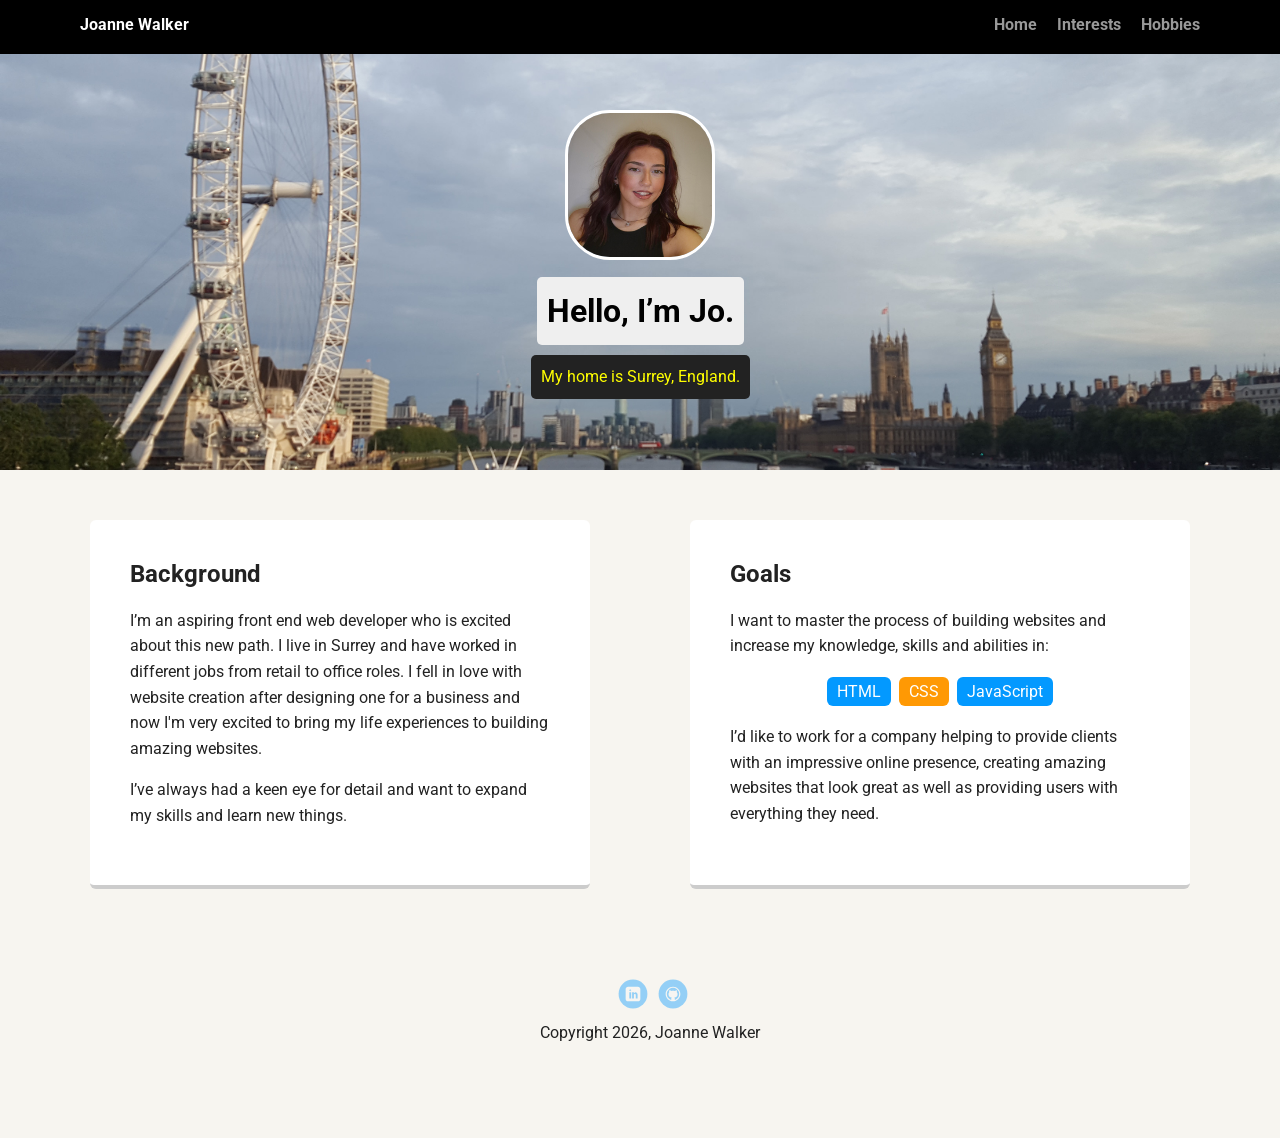
<file: index.html>
<!doctype html>
<html lang="en">
<head>
  <meta charset="utf-8">
  <title>Joanne Walker's Profile</title>
  <meta name="viewport" content="width=device-width, initial-scale=1.0">
  <link rel="stylesheet" href="styles.css">
  <link href="https://fonts.googleapis.com/css?family=Muli%7CRoboto:400,300,500,700,900" rel="stylesheet"></head>
  <body>

    <nav class="main-nav">
      <ul class="nav">
        <li class="name">Joanne Walker</li>
        <li><a href="index.html">Home</a></li>
        <li><a href="interests.html">Interests</a></li>
        <li><a href="hobbies.html">Hobbies</a></li>
      </ul>
    </nav>

    <header>
      <img src="images/main-profile-image.jpg" alt="Smiling photo of Joanne Walker" class="profile-image">
      <h1 class="tag name">Hello, I’m Jo.</h1>
      <p class="tag location">My home is Surrey, England.</p>
    </header>

    <main class="flex">
      <section class="card">
        <h2>Background</h2>
        <p>I’m an aspiring front end web developer who is excited about this new path. I live in Surrey and have worked in different jobs from retail to office roles. I fell in love with website creation after designing one for a business and now I'm very excited to bring my life experiences to building amazing websites.</p>
        <p>I’ve always had a keen eye for detail and want to expand my skills and learn new things.</p>
      </section> 

      <section class="card">
        <h2>Goals</h2>
        <p>I want to master the process of building websites and increase my knowledge, skills and abilities in:</p>
          <ul class="skills">
            <li>HTML</li>
            <li>CSS</li>
            <li>JavaScript</li>
          </ul>
        <p>I’d like to work for a company helping to provide clients with an impressive online presence, creating amazing websites that look great as well as providing users with everything they need.</p>
      </section> 
    </main>

    <footer>
      <ul>
        <li><a href="https://www.linkedin.com/in/joanne-walker-959971133" class="social linkedin">LinkedIn</a></li>
        <li><a href="https://github.com/JoanneW-27" class="social github">Github</a></li>
      </ul>
      <p class="copyright">Copyright 2026, Joanne Walker</p>
    </footer>
  </body>
  </html>
</file>
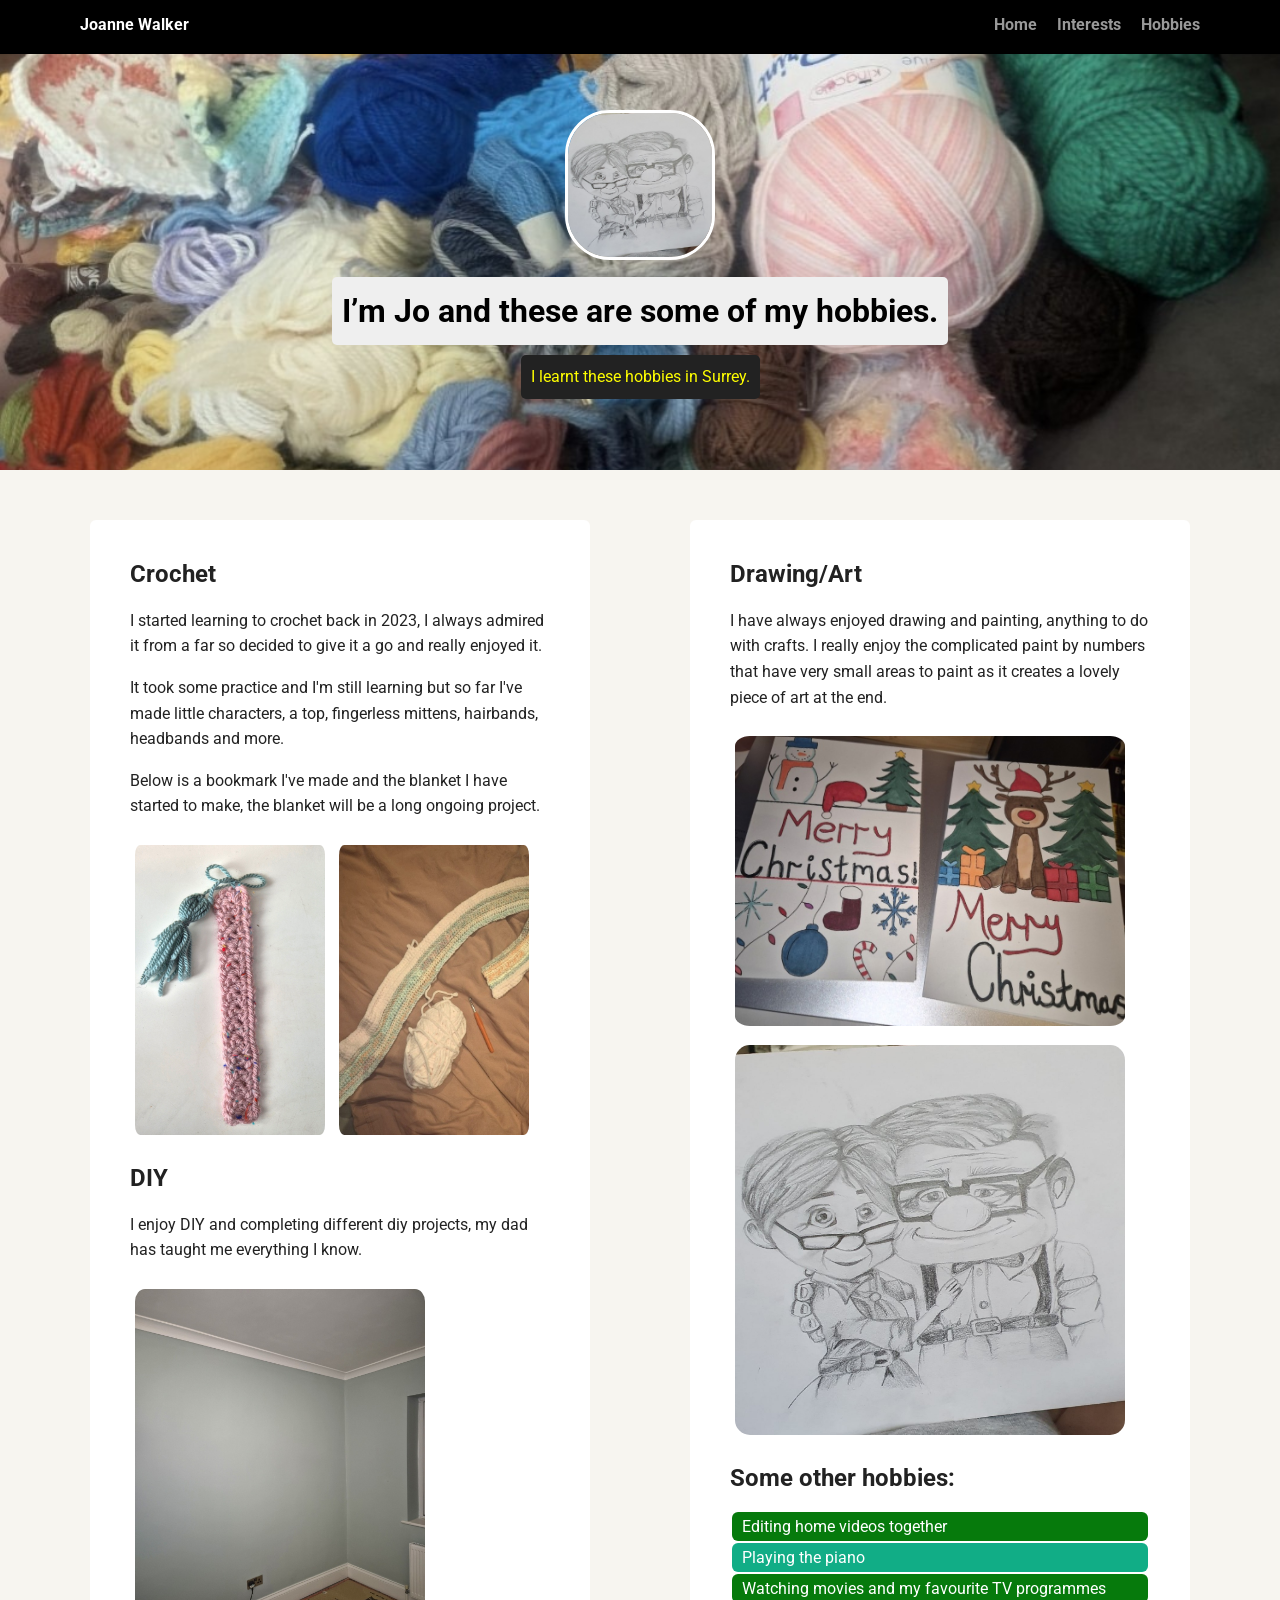
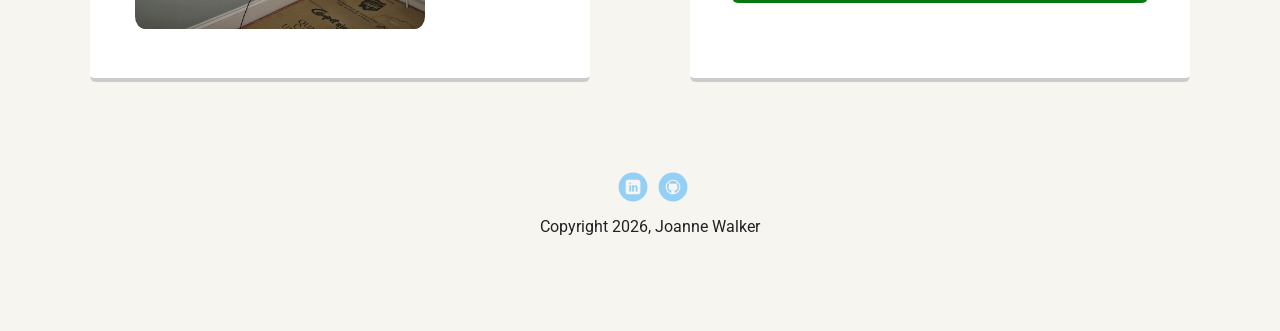
<file: hobbies.html>
<!doctype html>
<html lang="en">
<head>
  <meta charset="utf-8">
  <title>Joanne Walker's Profile</title>
  <meta name="viewport" content="width=device-width, initial-scale=1.0">
  <link rel="stylesheet" href="styles.css">
  <link href="https://fonts.googleapis.com/css?family=Muli%7CRoboto:400,300,500,700,900" rel="stylesheet"></head>
  <body>

    <nav class="main-nav">
      <ul class="nav">
        <li class="name">Joanne Walker</li>
        <li><a href="index.html">Home</a></li>
        <li><a href="interests.html">Interests</a></li>
        <li><a href="hobbies.html">Hobbies</a></li>
      </ul>
    </nav>

    <header class="hobbies">
      <img src="images/drawing.jpg" alt="Pencil drawing of the characters Carl and Ellie from the movie Up" class="profile-image">
      <h1 class="tag name">I’m Jo and these are some of my hobbies.</h1>
      <p class="tag location">I learnt these hobbies in Surrey.</p>
    </header>

    <main class="flex">
      <section class="card">
        <h2>Crochet</h2>
        <p>I started learning to crochet back in 2023, I always admired it from a far so decided to give it a go and really enjoyed it.</p>
        <p>It took some practice and I'm still learning but so far I've made little characters, a top, fingerless mittens, hairbands, headbands and more.</p>
        <p>Below is a bookmark I've made and the blanket I have started to make, the blanket will be a long ongoing project.</p>
          <img src="images/crochet-bookmark.jpg" alt="A pink bookmark with a blue crochet tassel at the top" class="crochet-bookmark">
          <img src="images/crochet-blanket.jpg" alt="An unfinished blanket Jo has started to crochet using a mix of light blue and light pink colours" class="crochet-blanket">
        <h2>DIY</h2>
        <p>I enjoy DIY and completing different diy projects, my dad has taught me everything I know.</p>
          <img src="images/diy.jpg" alt="Two walls painted in a green/blue colour called Teresa's Green by Farrow and Ball with a white ceiling" class="diy">
      </section> 

      <section class="card">
        <h2>Drawing/Art</h2>
        <p>I have always enjoyed drawing and painting, anything to do with crafts. I really enjoy the complicated paint by numbers that have very small areas to paint as it creates a lovely piece of art at the end.</p>
          <img src="images/card-drawings.jpg" alt="Two christmas cards, one has a reindeer, trees and presents, the other a snowman, tree, hat, candy cane, stocking, bouble lights and snowflakes" class="card-drawings">
          <img src="images/drawing.jpg" alt="Pencil drawing of the characters Carl and Ellie from the movie Up" class="drawing">
        <h2>Some other hobbies:</h2>
          <ul class="hobbies">
            <li>Editing home videos together</li>
            <li>Playing the piano</li>
            <li>Watching movies and my favourite TV programmes</li>
          </ul>
      </section> 
    </main>

    <footer>
      <ul>
        <li><a href="https://www.linkedin.com/in/joanne-walker-959971133" class="social linkedin">LinkedIn</a></li>
        <li><a href="https://github.com/JoanneW-27" class="social github">Github</a></li>
      </ul>
      <p class="copyright">Copyright 2026, Joanne Walker</p>
    </footer>
  </body>
  </html>
</file>
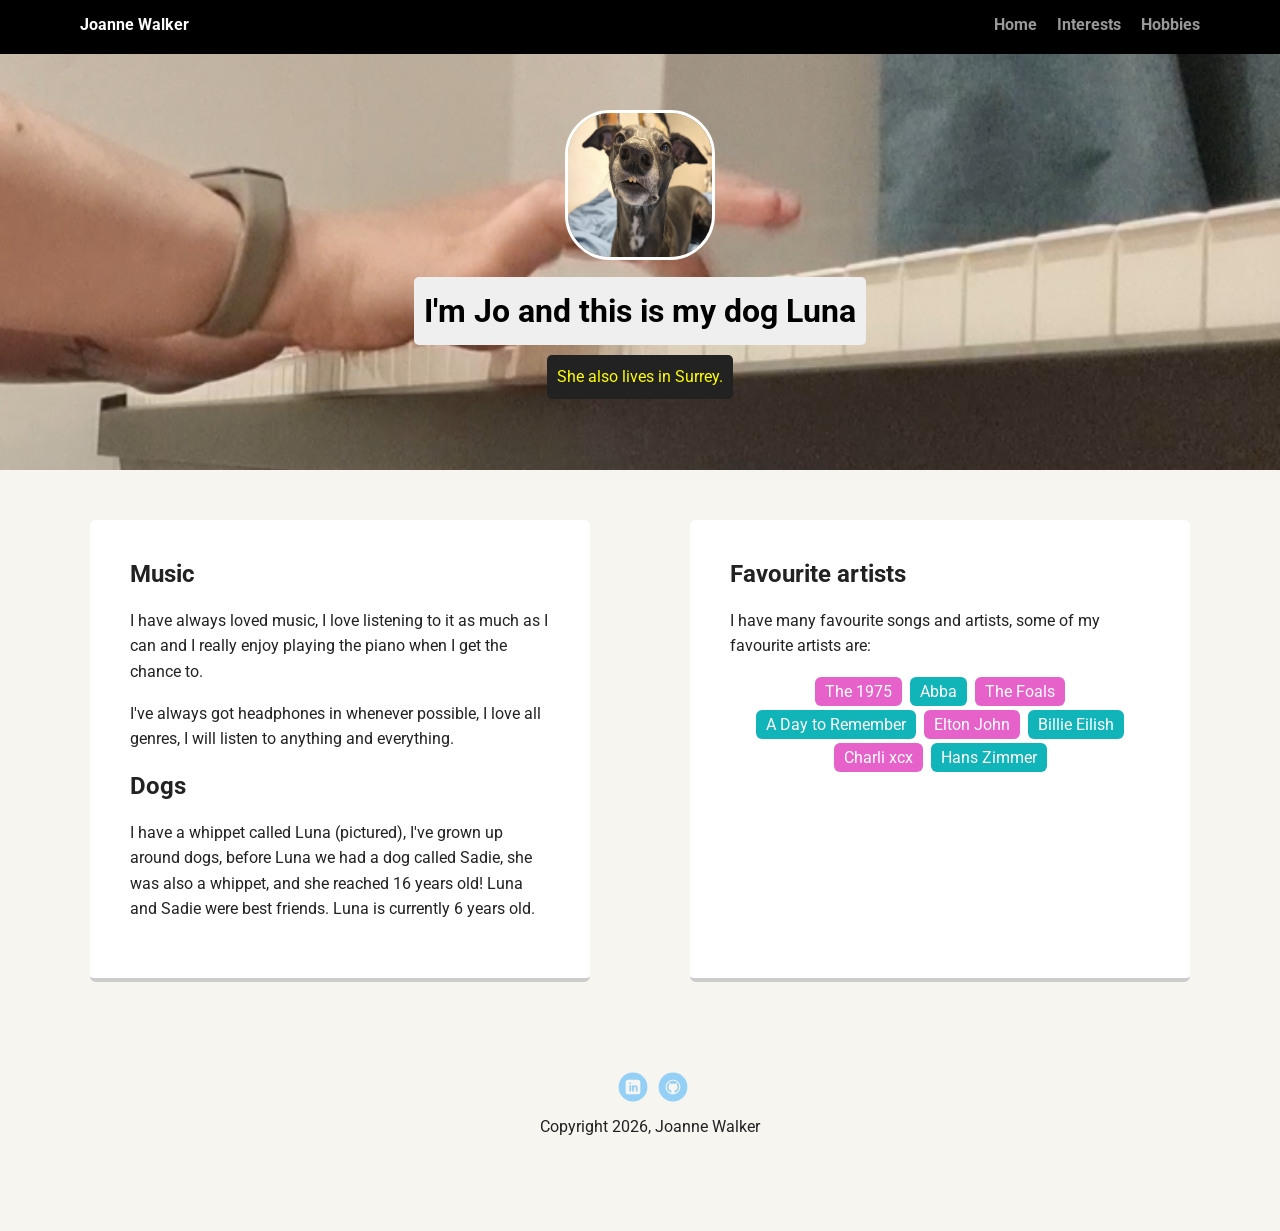
<file: interests.html>
<!doctype html>
<html lang="en">
<head>
  <meta charset="utf-8">
  <title>Joanne Walker's Profile</title>
  <meta name="viewport" content="width=device-width, initial-scale=1.0">
  <link rel="stylesheet" href="styles.css">
  <link href="https://fonts.googleapis.com/css?family=Muli%7CRoboto:400,300,500,700,900" rel="stylesheet"></head>
  <body>

    <nav class="main-nav">
      <ul class="nav">
        <li class="name">Joanne Walker</li>
        <li><a href="index.html">Home</a></li>
        <li><a href="interests.html">Interests</a></li>
        <li><a href="hobbies.html">Hobbies</a></li>
      </ul>
    </nav>

    <header class="interests">
      <img src="images/interests-profile-image.jpg" alt="Close up photo of Joanne's Dog called Luna" class="profile-image">
      <h1 class="tag name">I'm Jo and this is my dog Luna</h1>
      <p class="tag location">She also lives in Surrey.</p>
    </header>

    <main class="flex">
      <section class="card">
        <h2>Music</h2>
        <p>I have always loved music, I love listening to it as much as I can and I really enjoy playing the piano when I get the chance to.</p>
        <p>I've always got headphones in whenever possible, I love all genres, I will listen to anything and everything.</p>
        <h2>Dogs</h2>
        <p>I have a whippet called Luna (pictured), I've grown up around dogs, before Luna we had a dog called Sadie, she was also a whippet, and she reached 16 years old! Luna and Sadie were best friends. Luna is currently 6 years old.</p>
      </section> 

      <section class="card">
        <h2>Favourite artists</h2>
        <p>I have many favourite songs and artists, some of my favourite artists are:</p>
          <ul class="artists">
            <li>The 1975</li>
            <li>Abba</li>
            <li>The Foals</li>
            <li>A Day to Remember</li>
            <li>Elton John</li>
            <li>Billie Eilish</li>
            <li>Charli xcx</li>
            <li>Hans Zimmer</li>
          </ul>
      </section> 
    </main>

    <footer>
      <ul>
        <li><a href="https://www.linkedin.com/in/joanne-walker-959971133" class="social linkedin">LinkedIn</a></li>
        <li><a href="https://github.com/JoanneW-27" class="social github">Github</a></li>
      </ul>
      <p class="copyright">Copyright 2026, Joanne Walker</p>
    </footer>
  </body>
  </html>
</file>
<file: styles.css>
/* Global Layout Set-up */
* { 
  box-sizing: border-box;
}
  
body {
  margin: 0;
  padding: 0;
  text-align: center;
  font-family: 'Roboto', sans-serif;
  color: #222;
  background: #f7f5f0;
}
/* Link Styles */

a {
  text-decoration: none;
  color: #999;
}
a:hover {
  color: #6633ff;
}

/* Section Styles */

.main-nav {
  width: 100%;
  background: black;
  min-height: 30px;
  padding: 10px;
  position: fixed;
  text-align: center;
}
.nav {
  display: flex;
  justify-content: space-around;
  font-weight: 700;
  list-style-type: none;
  margin: 0 auto;
  padding: 0;
}

.nav .name {
    display: block;
    margin-right: auto;
    color: white;
}
.nav li {
  padding: 5px 10px 10px 10px;
}
.nav a {
  transition: all .5s;
}
.nav a:hover {
  color: white
}

header {
  text-align: center;
  background: url('images/main-cover-image.jpg') no-repeat top center ;
  background-size: cover;
  overflow: hidden;
  padding-top: 60px;
  background-position: center 40%;
}

header {
  line-height: 1.5;
}

header.interests {
  text-align: center;
  background: url('images/interests-cover-image.png') no-repeat top center ;
  background-size: cover;
  overflow: hidden;
  padding-top: 60px;
  background-position: center 20%;
}

header.interests {
  line-height: 1.5;
}

header.hobbies {
  text-align: center;
  background: url('images/crochet.jpg') no-repeat top center ;
  background-size: cover;
  overflow: hidden;
  padding-top: 60px;
  background-position: center 40%;
}

header.hobbies {
  line-height: 1.5;
}

header .profile-image {
  margin-top: 50px;
  width: 150px;
  height: 150px;
  border-radius: 30%;
  border: 3px solid white;
  transition: all .8s;
}
header .profile-image:hover {
  transform: scale(1.2) rotate(5deg);
}
.tag {
  background-color: #efefef;
  color: black;
  padding: 10px;
  border-radius: 5px;
  display: table;
  margin: 10px auto;
} 
.location {
  background-color: #222;
  color: yellow;
}
.card {
  margin: 30px;
  padding: 20px 40px 40px;
  max-width: 500px;
  text-align: left;
  background: #fff;
  border-bottom: 4px solid #ccc;
  border-radius: 6px;
  transition: all .5s;
}
.card:hover {
  border-color: #ff99ff;
}

ul.skills {
  padding: 0;
  text-align: center;
}

.skills li {
  border-radius: 6px;
  display: inline-block;
  background: #ff9904;
  color: white;
  padding: 5px 10px;
  margin: 2px;
}

.skills li:nth-child(odd) {
  background: #0399ff;
}

ul.artists {
  padding: 0;
  text-align: center;
}

.artists li {
  border-radius: 6px;
  display: inline-block;
  background: #11b4b9;
  color: white;
  padding: 5px 10px;
  margin: 2px;
}

.artists li:nth-child(odd) {
  background: #e761ca;
}

ul.hobbies {
  padding: 0;
  text-align: left;
}

.hobbies li {
  border-radius: 6px;
  background: #11ad86;
  color: white;
  padding: 5px 10px;
  margin: 2px;
}

.hobbies li:nth-child(odd) {
  background: #067a0c;
}

.crochet-bookmark {
  margin-top: 5px;
  width: 200px;
  height: 300px;
  border-radius: 5%;
  border: 5px solid white;
}

.crochet-blanket {
  margin-top: 5px;
  width: 200px;
  height: 300px;
  border-radius: 5%;
  border: 5px solid white;
}

.card-drawings {
  margin-top: 5px;
  width: 400px;
  height: 300px;
  border-radius: 5%;
  border: 5px solid white;
}

.drawing {
  margin-top: 5px;
  width: 400px;
  height: 400px;
  border-radius: 5%;
  border: 5px solid white;
}

.diy {
  margin-top: 5px;
  width: 300px;
  height: 350px;
  border-radius: 5%;
  border: 5px solid white;
}

footer {
  width: 100%;
  min-height: 30px;
  padding: 20px 0 40px 20px;
}

footer .copyright {
  top: -8px;
  font-size: .75em;
}

footer ul {
  list-style-type: none;
  margin: 0;
  padding: 0;
}

footer ul li {
  display: inline-block;
}

a.social {
  display: inline-block;
  text-indent: -9999px;
  margin-left: 5px;
  width: 30px;
  height: 30px;
  background-size: 30px 30px;
  opacity: .4;
  transition: all .5s;
}

a.linkedin {
  background-image: url(images/linkedin.svg);
}
a.github {
  background-image: url(images/github.svg);
}
a.social:hover {
  opacity: 1;
}
.clearfix {
  clear: both;
}

/* Styles for larger screens */
@media screen and (min-width: 720px) {
  
  .flex {
      display: -ms-flexbox;      /* TWEENER - IE 10 */
      display: flex; 
      max-width: 1200px;
      -ms-flex-pack: distribute;
      justify-content: space-around;
      margin: 0 auto;
  }

  header {
    min-height: 470px;
  }

  .nav {
    max-width: 1200px;
    padding: 0 30px;
  }


  main {
    padding-top: 20px;
  }

  main p {
    line-height: 1.6em;
  }

  footer {
    font-size: 1.3em;
    max-width: 1200px;
    margin: 40px auto;
  }

}
</file>
